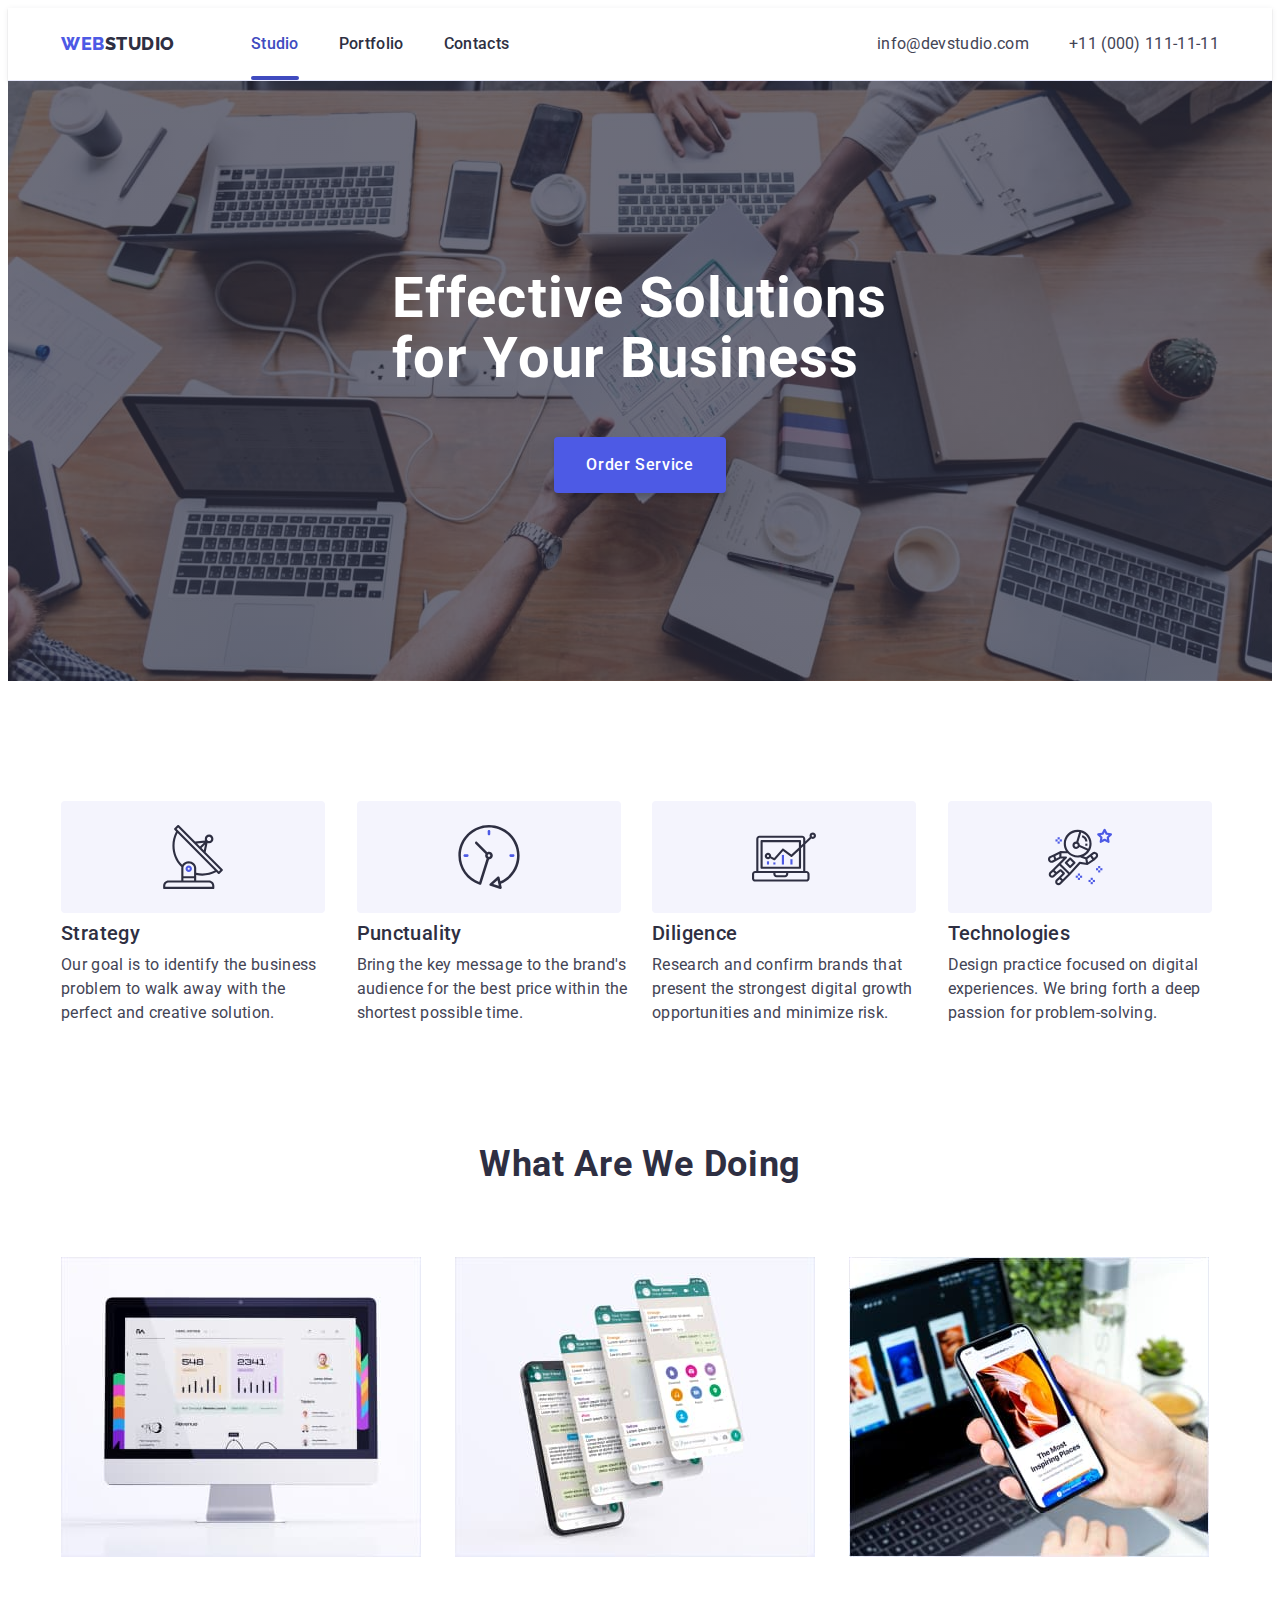
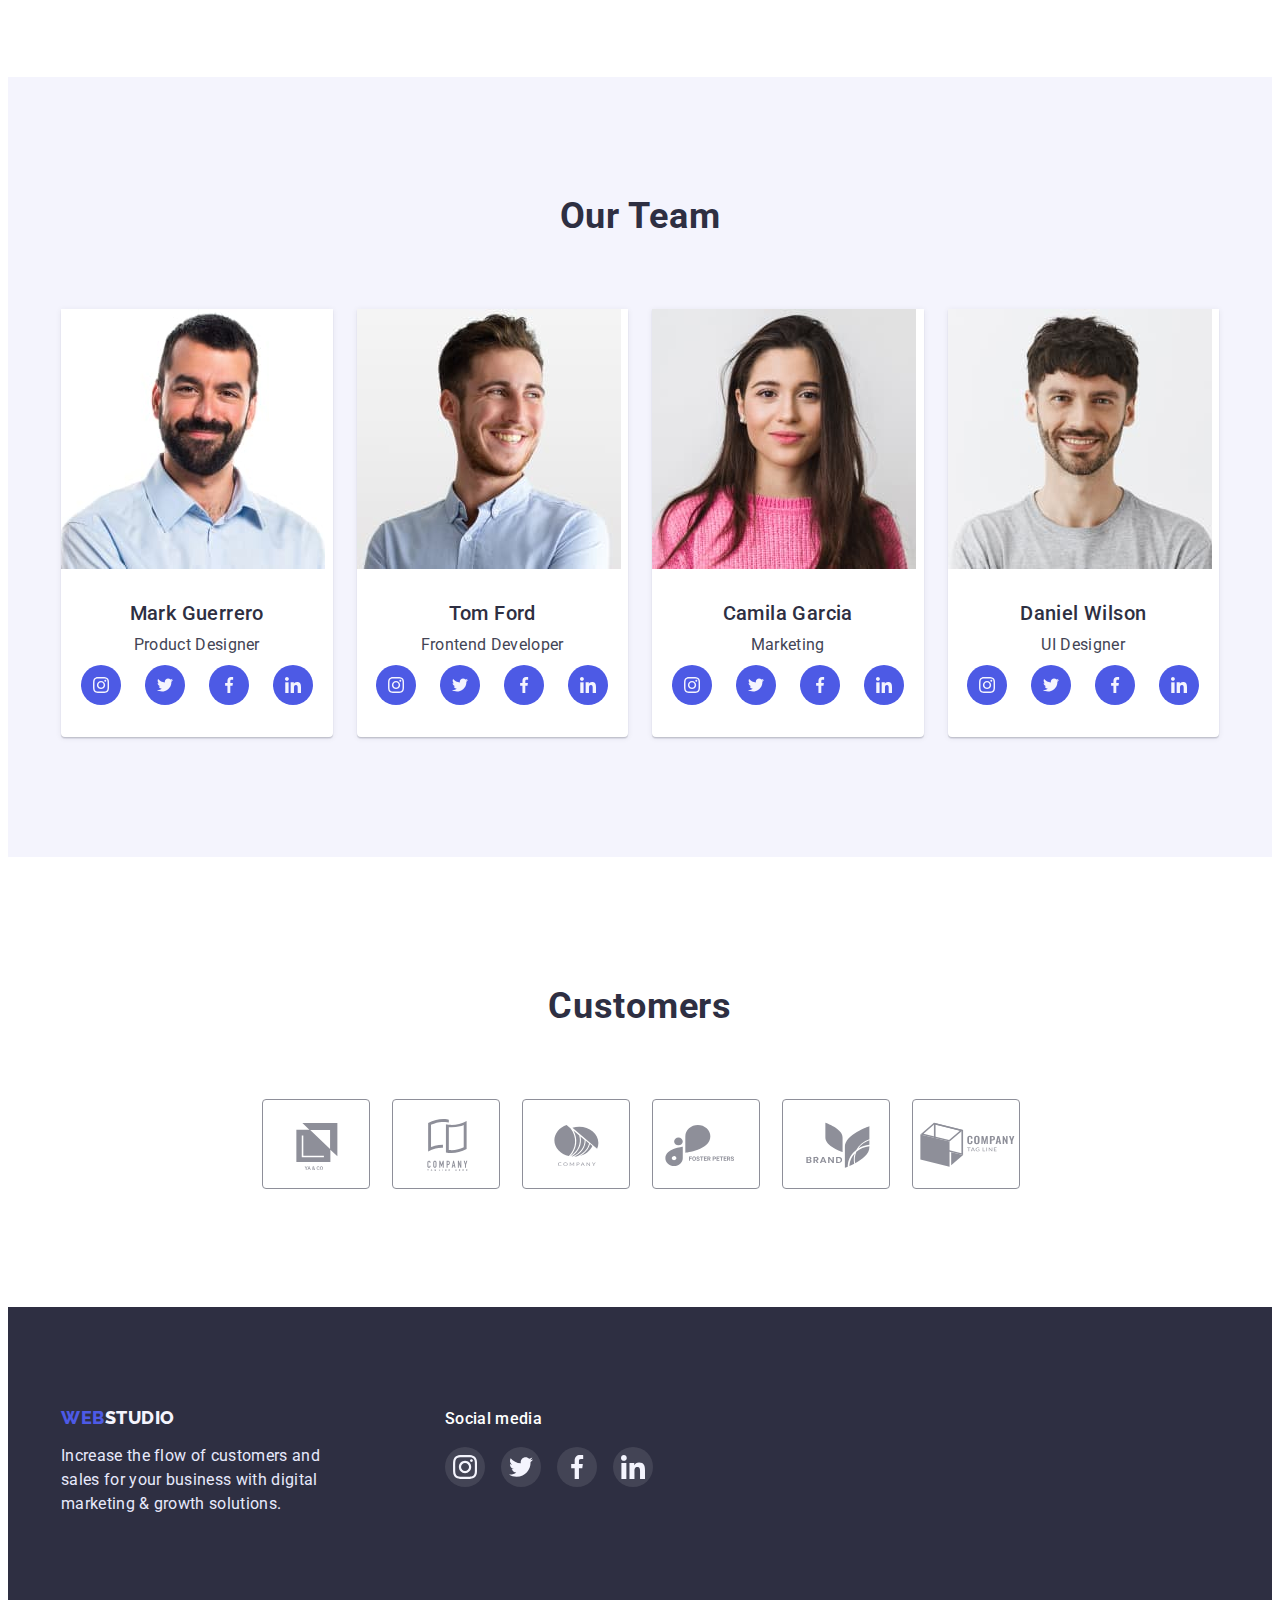
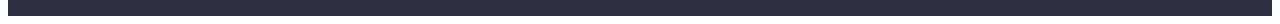
<file: index.html>
<!DOCTYPE html>
<html lang="en">
  <head>
    <meta charset="UTF-8" />
    <meta http-equiv="X-UA-Compatible" content="IE=edge" />
    <meta name="viewport" content="width=device-width, initial-scale=1.0" />
    <title>Webstudio</title>
    <link rel="preconnect" href="https://fonts.googleapis.com" />
    <link rel="preconnect" href="https://fonts.gstatic.com" crossorigin />
    <link
      href="https://fonts.googleapis.com/css2?family=Raleway:wght@800&family=Roboto:wght@400;500;700;900&display=swap"
      rel="stylesheet"
    />
    <link
      rel="stylesheet"
      href="https://cdnjs.cloudflare.com/ajax/libs/modern-normalize/1.1.0/modern-normalize.min.css"
      integrity="sha512-wpPYUAdjBVSE4KJnH1VR1HeZfpl1ub8YT/NKx4PuQ5NmX2tKuGu6U/JRp5y+Y8XG2tV+wKQpNHVUX03MfMFn9Q=="
      crossorigin="anonymous"
      referrerpolicy="no-referrer"
    />
    <link rel="stylesheet" href="./css/styles.css" />
  </head>
  <body>
    <!--======================== HEADER ===========================================-->
    <header class="header">
      <div class="container header-container">
        <nav class="header-nav">
          <a class="header-logo link" href="./index.html"
            >Web <span class="header-studio">Studio</span></a
          >
          <ul class="header-list list">
            <li class="header-item">
              <a class="header-link link current" href="./index.html">Studio</a>
            </li>
            <li class="header-item">
              <a class="header-link link" href="./portfolio.html">Portfolio</a>
            </li>
            <li class="header-item">
              <a class="header-link link" href="">Contacts</a>
            </li>
          </ul>
        </nav>
        <address class="header-address">
          <ul class="header-contacts-list list">
            <li class="header-contacts-item">
              <a class="header-contacts link" href="mailto:info@devstudio.com"
                >info@devstudio.com</a
              >
            </li>
            <li class="header-contacts-item">
              <a class="header-contacts link" href="tel:+110001111111"
                >+11 (000) 111-11-11</a
              >
            </li>
          </ul>
        </address>
      </div>
    </header>
    <main>
      <!--======================== HERO ===========================================-->
      <section class="hero section">
        <div class="container">
          <h1 class="hero-title">Effective Solutions for Your Business</h1>
          <button class="hero-btn" type="button" data-modal-open>
            Order Service
          </button>
        </div>
      </section>
      <!--======================== FEATURES ===========================================-->
      <section class="features section">
        <div class="container">
          <h2 class="features-title" hidden>Our features</h2>
          <ul class="features-list list">
            <li class="features-item">
              <div class="features-icon">
                <svg class="icon-point" width="64" height="64">
                  <use href="./images/sprite.svg#icon-antenna"></use>
                </svg>
              </div>
              <h3 class="features-name">Strategy</h3>
              <p class="features-description">
                Our goal is to identify the business problem to walk away with
                the perfect and creative solution.
              </p>
            </li>
            <li class="features-item">
              <div class="features-icon">
                <svg class="icon-point" width="64" height="64">
                  <use href="./images/sprite.svg#icon-clock"></use>
                </svg>
              </div>
              <h3 class="features-name">Punctuality</h3>
              <p class="features-description">
                Bring the key message to the brand's audience for the best price
                within the shortest possible time.
              </p>
            </li>
            <li class="features-item">
              <div class="features-icon">
                <svg class="icon-point" width="64" height="64">
                  <use href="./images/sprite.svg#icon-diagram"></use>
                </svg>
              </div>
              <h3 class="features-name">Diligence</h3>
              <p class="features-description">
                Research and confirm brands that present the strongest digital
                growth opportunities and minimize risk.
              </p>
            </li>
            <li class="features-item">
              <div class="features-icon">
                <svg class="icon-point" width="64" height="64">
                  <use href="./images/sprite.svg#icon-astronaut"></use>
                </svg>
              </div>
              <h3 class="features-name">Technologies</h3>
              <p class="features-description">
                Design practice focused on digital experiences. We bring forth a
                deep passion for problem-solving.
              </p>
            </li>
          </ul>
        </div>
      </section>
      <!--======================== WHAT ARE WE DOING? ===========================================-->
      <section class="gallery section">
        <div class="container">
          <h2 class="gallery-title">What are we doing</h2>
          <ul class="gallery-list list">
            <li class="gallery-item">
              <img
                src="./images/img/img1.jpg"
                alt="photo of computer"
                width="360"
                height="300"
              />
            </li>
            <li class="gallery-item">
              <img
                src="./images/img/img2.jpg"
                alt="photo of phone"
                width="360"
                height="300"
              />
            </li>
            <li class="gallery-item">
              <img
                src="./images/img/img3.jpg"
                alt="photo of laptop and phone"
                width="360"
                height="300"
              />
            </li>
          </ul>
        </div>
      </section>
      <!--======================== OUR TEAM===========================================-->
      <section class="team section">
        <div class="container">
          <h2 class="team-title">Our Team</h2>
          <ul class="team-list list">
            <li class="team-item">
              <img
                src="./images/team/team1.jpg"
                alt="worker 1"
                width="264"
                height="260"
              />
              <div class="team-description-item">
                <h3 class="team-name">Mark Guerrero</h3>
                <p class="team-description">Product Designer</p>
                <ul class="social-list list">
                  <li class="social-list-item">
                    <a href="" class="social-list-link">
                      <svg class="social-list-icon" width="16" height="16">
                        <use href="./images/sprite.svg#icon-instagram"></use>
                      </svg>
                    </a>
                  </li>
                  <li class="social-list-item">
                    <a href="" class="social-list-link">
                      <svg class="social-list-icon" width="16" height="16">
                        <use href="./images/sprite.svg#icon-twitter"></use>
                      </svg>
                    </a>
                  </li>
                  <li class="social-list-item">
                    <a href="" class="social-list-link">
                      <svg class="social-list-icon" width="16" height="16">
                        <use href="./images/sprite.svg#icon-facebook"></use>
                      </svg>
                    </a>
                  </li>
                  <li class="social-list-item">
                    <a href="" class="social-list-link">
                      <svg class="social-list-icon" width="16" height="16">
                        <use href="./images/sprite.svg#icon-linkedin"></use>
                      </svg>
                    </a>
                  </li>
                </ul>
              </div>
            </li>
            <li class="team-item">
              <img
                src="./images/team/team2.jpg"
                alt="worker 2"
                width="264"
                height="260"
              />
              <div class="team-description-item">
                <h3 class="team-name">Tom Ford</h3>
                <p class="team-description">Frontend Developer</p>
                <ul class="social-list list">
                  <li class="social-list-item">
                    <a href="" class="social-list-link">
                      <svg class="social-list-icon" width="16" height="16">
                        <use href="./images/sprite.svg#icon-instagram"></use>
                      </svg>
                    </a>
                  </li>
                  <li class="social-list-item">
                    <a href="" class="social-list-link">
                      <svg class="social-list-icon" width="16" height="16">
                        <use href="./images/sprite.svg#icon-twitter"></use>
                      </svg>
                    </a>
                  </li>
                  <li class="social-list-item">
                    <a href="" class="social-list-link">
                      <svg class="social-list-icon" width="16" height="16">
                        <use href="./images/sprite.svg#icon-facebook"></use>
                      </svg>
                    </a>
                  </li>
                  <li class="social-list-item">
                    <a href="" class="social-list-link">
                      <svg class="social-list-icon" width="16" height="16">
                        <use href="./images/sprite.svg#icon-linkedin"></use>
                      </svg>
                    </a>
                  </li>
                </ul>
              </div>
            </li>
            <li class="team-item">
              <img
                src="./images/team/team3.jpg"
                alt="worker 3"
                width="264"
                height="260"
              />
              <div class="team-description-item">
                <h3 class="team-name">Camila Garcia</h3>
                <p class="team-description">Marketing</p>
                <ul class="social-list list">
                  <li class="social-list-item">
                    <a href="" class="social-list-link">
                      <svg class="social-list-icon" width="16" height="16">
                        <use href="./images/sprite.svg#icon-instagram"></use>
                      </svg>
                    </a>
                  </li>
                  <li class="social-list-item">
                    <a href="" class="social-list-link">
                      <svg class="social-list-icon" width="16" height="16">
                        <use href="./images/sprite.svg#icon-twitter"></use>
                      </svg>
                    </a>
                  </li>
                  <li class="social-list-item">
                    <a href="" class="social-list-link">
                      <svg class="social-list-icon" width="16" height="16">
                        <use href="./images/sprite.svg#icon-facebook"></use>
                      </svg>
                    </a>
                  </li>
                  <li class="social-list-item">
                    <a href="" class="social-list-link">
                      <svg class="social-list-icon" width="16" height="16">
                        <use href="./images/sprite.svg#icon-linkedin"></use>
                      </svg>
                    </a>
                  </li>
                </ul>
              </div>
            </li>
            <li class="team-item">
              <img
                src="./images/team/team4.jpg"
                alt="worker 4"
                width="264"
                height="260"
              />
              <div class="team-description-item">
                <h3 class="team-name">Daniel Wilson</h3>
                <p class="team-description">UI Designer</p>
                <ul class="social-list list">
                  <li class="social-list-item">
                    <a href="" class="social-list-link">
                      <svg class="social-list-icon" width="16" height="16">
                        <use href="./images/sprite.svg#icon-instagram"></use>
                      </svg>
                    </a>
                  </li>
                  <li class="social-list-item">
                    <a href="" class="social-list-link">
                      <svg class="social-list-icon" width="16" height="16">
                        <use href="./images/sprite.svg#icon-twitter"></use>
                      </svg>
                    </a>
                  </li>
                  <li class="social-list-item">
                    <a href="" class="social-list-link">
                      <svg class="social-list-icon" width="16" height="16">
                        <use href="./images/sprite.svg#icon-facebook"></use>
                      </svg>
                    </a>
                  </li>
                  <li class="social-list-item">
                    <a href="" class="social-list-link">
                      <svg class="social-list-icon" width="16" height="16">
                        <use href="./images/sprite.svg#icon-linkedin"></use>
                      </svg>
                    </a>
                  </li>
                </ul>
              </div>
            </li>
          </ul>
        </div>
      </section>
      <!--====================== CUSTOMERS ========================================-->
      <section class="customers-section">
        <div class="container">
          <h2 class="customers-title">Customers</h2>
          <ul class="customers-list list">
            <li class="customers-list-item">
              <a href="" class="customers-list-link">
                <svg class="customers-list-icon" width="104" height="56">
                  <use href="./images/sprite.svg#icon-logo1"></use>
                </svg>
              </a>
            </li>
            <li class="customers-list-item">
              <a href="" class="customers-list-link">
                <svg class="customers-list-icon" width="104" height="56">
                  <use href="./images/sprite.svg#icon-logo2"></use>
                </svg>
              </a>
            </li>
            <li class="customers-list-item">
              <a href="" class="customers-list-link">
                <svg class="customers-list-icon" width="104" height="56">
                  <use href="./images/sprite.svg#icon-logo3"></use>
                </svg>
              </a>
            </li>
            <li class="customers-list-item">
              <a href="" class="customers-list-link">
                <svg class="customers-list-icon" width="104" height="56">
                  <use href="./images/sprite.svg#icon-logo4"></use>
                </svg>
              </a>
            </li>
            <li class="customers-list-item">
              <a href="" class="customers-list-link">
                <svg class="customers-list-icon" width="104" height="56">
                  <use href="./images/sprite.svg#icon-logo5"></use>
                </svg>
              </a>
            </li>
            <li class="customers-list-item">
              <a href="" class="customers-list-link">
                <svg class="customers-list-icon" width="104" height="56">
                  <use href="./images/sprite.svg#icon-logo6"></use>
                </svg>
              </a>
            </li>
          </ul>
        </div>
      </section>
    </main>
    <!--======================== FOOTER ===========================================-->
    <footer class="footer">
      <div class="container footer-common">
        <div class="footer-left-side">
          <a class="footer-logo link" href="./index.html"
            >Web<span class="footer-studio">Studio</span></a
          >
          <p class="footer-description">
            Increase the flow of customers and sales for your business with
            digital marketing & growth solutions.
          </p>
        </div>
        <div class="footer-right-side">
          <p class="media-title">Social media</p>
          <ul class="media-list list">
            <li class="media-list-item">
              <a href="" class="media-list-link">
                <svg class="media-list-icon" width="24" height="24">
                  <use href="./images/sprite.svg#icon-instagram"></use>
                </svg>
              </a>
            </li>
            <li class="media-list-item">
              <a href="" class="media-list-link">
                <svg class="media-list-icon" width="24" height="24">
                  <use href="./images/sprite.svg#icon-twitter"></use>
                </svg>
              </a>
            </li>
            <li class="media-list-item">
              <a href="" class="media-list-link">
                <svg class="media-list-icon" width="24" height="24">
                  <use href="./images/sprite.svg#icon-facebook"></use>
                </svg>
              </a>
            </li>
            <li class="media-list-item">
              <a href="" class="media-list-link">
                <svg class="media-list-icon" width="24" height="24">
                  <use href="./images/sprite.svg#icon-linkedin"></use>
                </svg>
              </a>
            </li>
          </ul>
        </div>
      </div>
    </footer>
    <div class="backdrop is-hidden" data-modal>
      <div class="modal">
        <button type="button" class="modal-close-btn" data-modal-close>
          <svg class="modal-close-btn-icon" width="8" height="8">
            <use href="./images/sprite.svg#icon-close-modal"></use>
          </svg>
        </button>
      </div>
    </div>
    <script src="./js/modal.js"></script>
  </body>
</html>
</file>
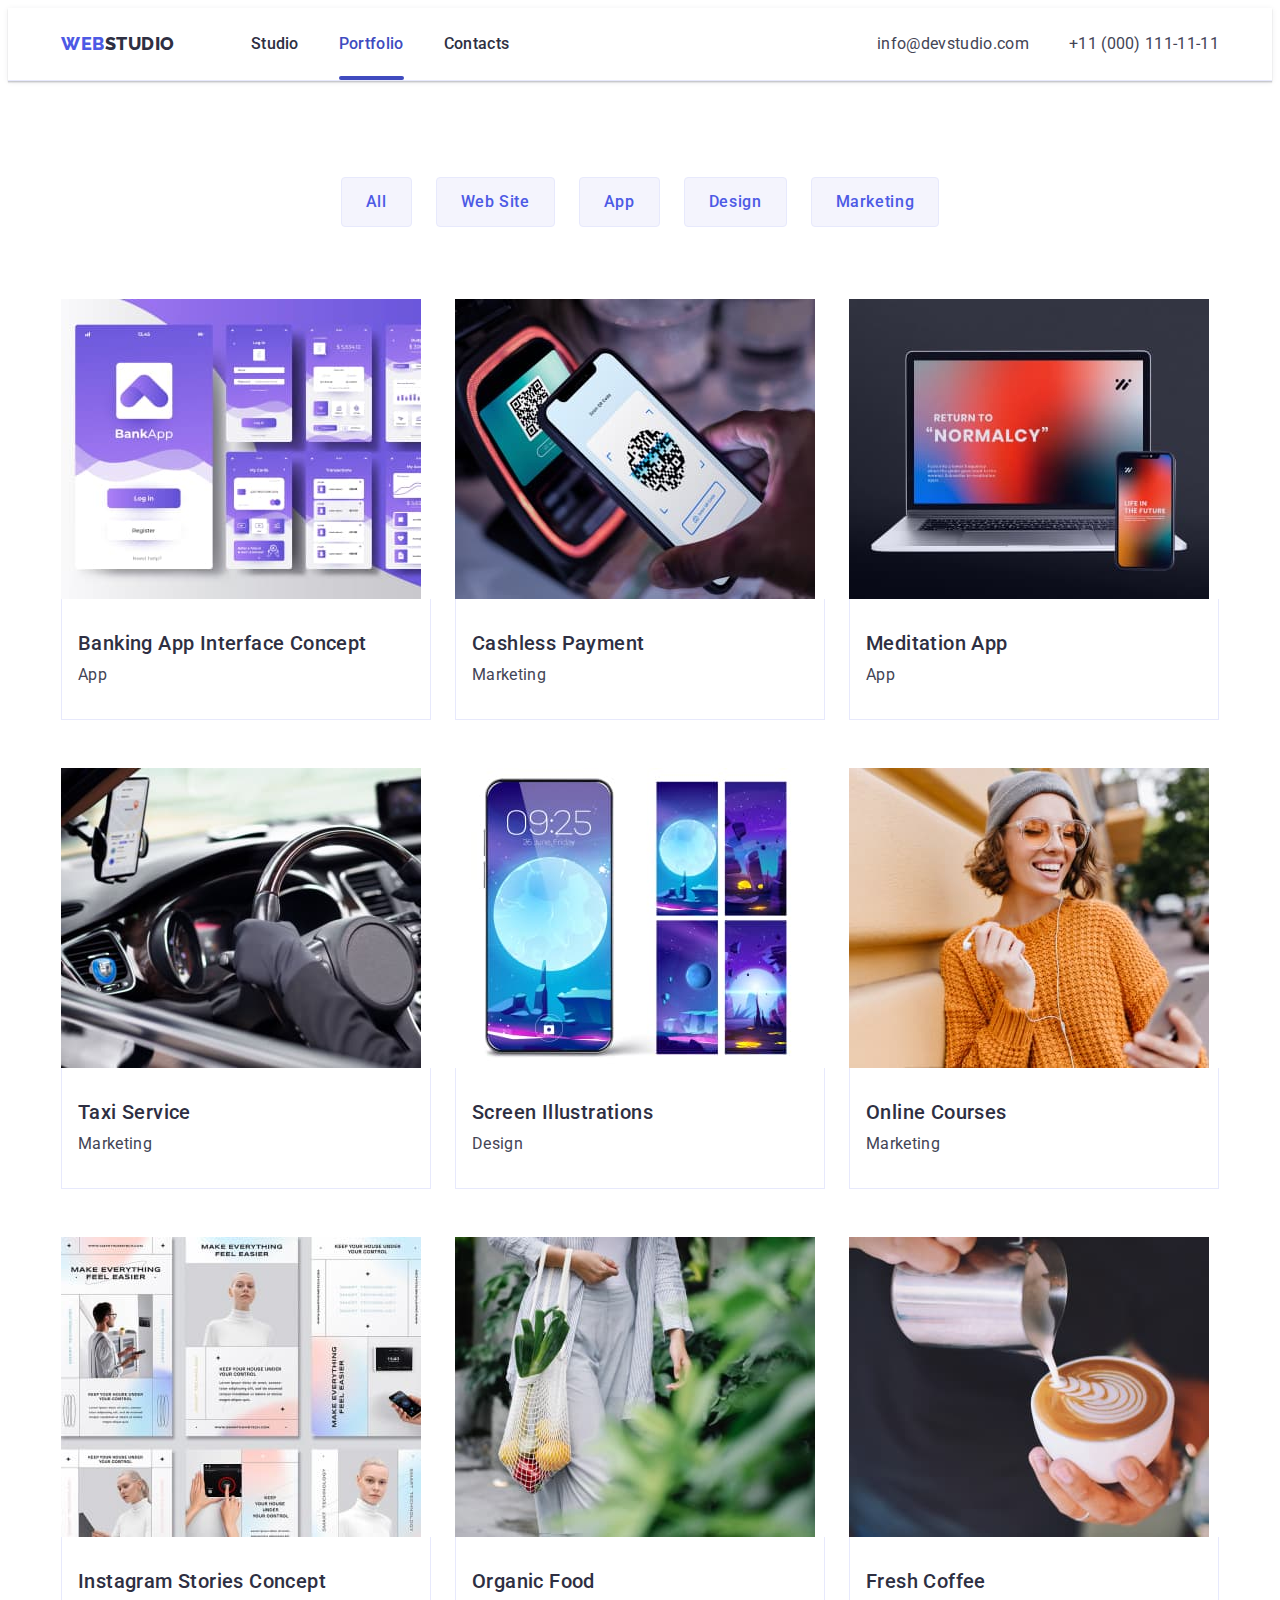
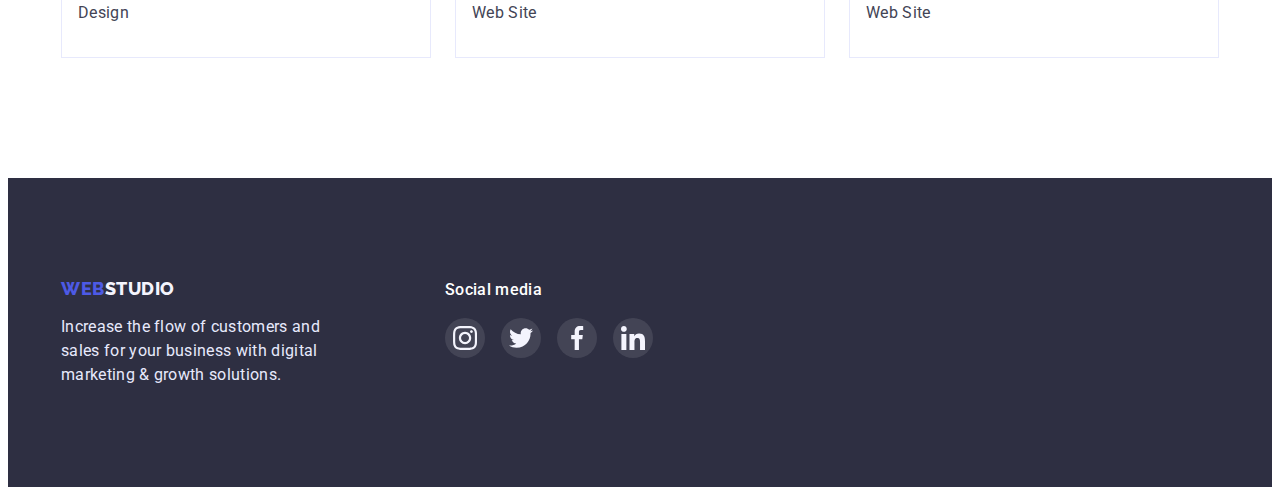
<file: portfolio.html>
<!DOCTYPE html>
<html lang="en">
  <head>
    <meta charset="UTF-8" />
    <meta http-equiv="X-UA-Compatible" content="IE=edge" />
    <meta name="viewport" content="width=device-width, initial-scale=1.0" />
    <title>Webstudio</title>
    <link rel="preconnect" href="https://fonts.googleapis.com" />
    <link rel="preconnect" href="https://fonts.gstatic.com" crossorigin />
    <link
      href="https://fonts.googleapis.com/css2?family=Raleway:wght@800&family=Roboto:wght@400;500;700;900&display=swap"
      rel="stylesheet"
    />
    <link
      rel="stylesheet"
      href="https://cdnjs.cloudflare.com/ajax/libs/modern-normalize/1.1.0/modern-normalize.min.css"
      integrity="sha512-wpPYUAdjBVSE4KJnH1VR1HeZfpl1ub8YT/NKx4PuQ5NmX2tKuGu6U/JRp5y+Y8XG2tV+wKQpNHVUX03MfMFn9Q=="
      crossorigin="anonymous"
      referrerpolicy="no-referrer"
    />
    <link rel="stylesheet" href="./css/styles.css" />
  </head>
  <body>
    <!--======================== HEADER ===========================================-->
    <header class="header">
      <div class="container header-container">
        <nav class="header-nav">
          <a class="header-logo link" href="./index.html"
            >Web<span class="header-studio">Studio</span></a
          >
          <ul class="header-list list">
            <li class="header-item">
              <a class="header-link link" href="./index.html">Studio</a>
            </li>
            <li class="header-item">
              <a class="header-link link current" href="">Portfolio</a>
            </li>
            <li class="header-item">
              <a class="header-link link" href="">Contacts</a>
            </li>
          </ul>
        </nav>
        <address class="header-address">
          <ul class="header-contacts-list list">
            <li class="header-contacts-item">
              <a class="header-contacts link" href="mailto:info@devstudio.com"
                >info@devstudio.com</a
              >
            </li>
            <li class="header-contacts-item">
              <a class="header-contacts link" href="tel:+110001111111"
                >+11 (000) 111-11-11</a
              >
            </li>
          </ul>
        </address>
      </div>
    </header>
    <main>
      <!--========================PORTFOLIO===========================================-->
      <section class="portfolio">
        <div class="container">
          <h1 class="portfolio-title" hidden>Portfolio</h1>
          <ul class="portfolio-list list">
            <li class="portfolio-item">
              <button class="portfolio-btn" type="button">All</button>
            </li>
            <li class="portfolio-item">
              <button class="portfolio-btn" type="button">Web Site</button>
            </li>
            <li class="portfolio-item">
              <button class="portfolio-btn" type="button">App</button>
            </li>
            <li class="portfolio-item">
              <button class="portfolio-btn" type="button">Design</button>
            </li>
            <li class="portfolio-item">
              <button class="portfolio-btn" type="button">Marketing</button>
            </li>
          </ul>
          <ul class="projects-list list">
            <li class="projects-item">
              <a class="projects-link link" href="">
                <div class="projects-link-img-wrapper">
                  <img
                    src="./images/projects/project1.jpg"
                    alt="project card 1"
                    width="360"
                    height="300"
                  />
                  <p class="overlay">
                    14 Stylish and User-Friendly App Design Concepts · Task
                    Manager App · Calorie Tracker App · Exotic Fruit Ecommerce
                    App · Cloud Storage App
                  </p>
                </div>
                <div class="projects-description-item">
                  <h2 class="projects-name">Banking App Interface Concept</h2>
                  <p class="projects-description">App</p>
                </div>
              </a>
            </li>
            <li class="projects-item">
              <a class="projects-link link" href="">
                <div class="projects-link-img-wrapper">
                  <img
                    src="./images/projects/project2.jpg"
                    alt="project card 2"
                    width="360"
                    height="300"
                  />
                  <p class="overlay">
                    14 Stylish and User-Friendly App Design Concepts · Task
                    Manager App · Calorie Tracker App · Exotic Fruit Ecommerce
                    App · Cloud Storage App
                  </p>
                </div>
                <div class="projects-description-item">
                  <h2 class="projects-name">Cashless Payment</h2>
                  <p class="projects-description">Marketing</p>
                </div>
              </a>
            </li>
            <li class="projects-item">
              <a class="projects-link link" href="">
                <div class="projects-link-img-wrapper">
                  <img
                    src="./images/projects/project3.jpg"
                    alt="project card 3"
                    width="360"
                    height="300"
                  />
                  <p class="overlay">
                    14 Stylish and User-Friendly App Design Concepts · Task
                    Manager App · Calorie Tracker App · Exotic Fruit Ecommerce
                    App · Cloud Storage App
                  </p>
                </div>
                <div class="projects-description-item">
                  <h2 class="projects-name">Meditation App</h2>
                  <p class="projects-description">App</p>
                </div>
              </a>
            </li>
            <li class="projects-item">
              <a class="projects-link link" href="">
                <div class="projects-link-img-wrapper">
                  <img
                    src="./images/projects/project4.jpg"
                    alt="project card 4"
                    width="360"
                    height="300"
                  />
                  <p class="overlay">
                    14 Stylish and User-Friendly App Design Concepts · Task
                    Manager App · Calorie Tracker App · Exotic Fruit Ecommerce
                    App · Cloud Storage App
                  </p>
                </div>
                <div class="projects-description-item">
                  <h2 class="projects-name">Taxi Service</h2>
                  <p class="projects-description">Marketing</p>
                </div>
              </a>
            </li>
            <li class="projects-item">
              <a class="projects-link link" href="">
                <div class="projects-link-img-wrapper">
                  <img
                    src="./images/projects/project5.jpg"
                    alt="project card 5"
                    width="360"
                    height="300"
                  />
                  <p class="overlay">
                    14 Stylish and User-Friendly App Design Concepts · Task
                    Manager App · Calorie Tracker App · Exotic Fruit Ecommerce
                    App · Cloud Storage App
                  </p>
                </div>
                <div class="projects-description-item">
                  <h2 class="projects-name">Screen Illustrations</h2>
                  <p class="projects-description">Design</p>
                </div>
              </a>
            </li>
            <li class="projects-item">
              <a class="projects-link link" href="">
                <div class="projects-link-img-wrapper">
                  <img
                    src="./images/projects/project6.jpg"
                    alt="project card 6"
                    width="360"
                    height="300"
                  />
                  <p class="overlay">
                    14 Stylish and User-Friendly App Design Concepts · Task
                    Manager App · Calorie Tracker App · Exotic Fruit Ecommerce
                    App · Cloud Storage App
                  </p>
                </div>
                <div class="projects-description-item">
                  <h2 class="projects-name">Online Courses</h2>
                  <p class="projects-description">Marketing</p>
                </div>
              </a>
            </li>
            <li class="projects-item">
              <a class="projects-link link" href="">
                <div class="projects-link-img-wrapper">
                  <img
                    src="./images/projects/project7.jpg"
                    alt="project card 7"
                    width="360"
                    height="300"
                  />
                  <p class="overlay">
                    14 Stylish and User-Friendly App Design Concepts · Task
                    Manager App · Calorie Tracker App · Exotic Fruit Ecommerce
                    App · Cloud Storage App
                  </p>
                </div>
                <div class="projects-description-item">
                  <h2 class="projects-name">Instagram Stories Concept</h2>
                  <p class="projects-description">Design</p>
                </div>
              </a>
            </li>
            <li class="projects-item">
              <a class="projects-link link" href="">
                <div class="projects-link-img-wrapper">
                  <img
                    src="./images/projects/project8.jpg"
                    alt="project card 8"
                    width="360"
                    height="300"
                  />
                  <p class="overlay">
                    14 Stylish and User-Friendly App Design Concepts · Task
                    Manager App · Calorie Tracker App · Exotic Fruit Ecommerce
                    App · Cloud Storage App
                  </p>
                </div>
                <div class="projects-description-item">
                  <h2 class="projects-name">Organic Food</h2>
                  <p class="projects-description">Web Site</p>
                </div>
              </a>
            </li>
            <li class="projects-item">
              <a class="projects-link link" href="">
                <div class="projects-link-img-wrapper">
                  <img
                    src="./images/projects/project9.jpg"
                    alt="project card 9"
                    width="360"
                    height="300"
                  />
                  <p class="overlay">
                    14 Stylish and User-Friendly App Design Concepts · Task
                    Manager App · Calorie Tracker App · Exotic Fruit Ecommerce
                    App · Cloud Storage App
                  </p>
                </div>
                <div class="projects-description-item">
                  <h2 class="projects-name">Fresh Coffee</h2>
                  <p class="projects-description">Web Site</p>
                </div>
              </a>
            </li>
          </ul>
        </div>
      </section>
    </main>
    <!--========================FOOTER===========================================-->
    <footer class="footer">
      <div class="container footer-common">
        <div class="footer-left-side">
          <a class="footer-logo link" href="./index.html"
            >Web<span class="footer-studio">Studio</span></a
          >
          <p class="footer-description">
            Increase the flow of customers and sales for your business with
            digital marketing & growth solutions.
          </p>
        </div>
        <div class="footer-right-side">
          <p class="media-title">Social media</p>
          <ul class="media-list list">
            <li class="media-list-item">
              <a href="" class="media-list-link">
                <svg class="media-list-icon" width="24" height="24">
                  <use href="./images/sprite.svg#icon-instagram"></use>
                </svg>
              </a>
            </li>
            <li class="media-list-item">
              <a href="" class="media-list-link">
                <svg class="media-list-icon" width="24" height="24">
                  <use href="./images/sprite.svg#icon-twitter"></use>
                </svg>
              </a>
            </li>
            <li class="media-list-item">
              <a href="" class="media-list-link">
                <svg class="media-list-icon" width="24" height="24">
                  <use href="./images/sprite.svg#icon-facebook"></use>
                </svg>
              </a>
            </li>
            <li class="media-list-item">
              <a href="" class="media-list-link">
                <svg class="media-list-icon" width="24" height="24">
                  <use href="./images/sprite.svg#icon-linkedin"></use>
                </svg>
              </a>
            </li>
          </ul>
        </div>
      </div>
    </footer>
  </body>
</html>
</file>
<file: css/styles.css>
:root {
  --main-text-color: #2e2f42;
  --second-text-color: #434455;
  --third-text-color: #ffffff;
  --fourth-text-color: #4d5ae5;
  --fifth-text-color: #f4f4fd;
  --sixth-text-color: #e7e9fc;
  --seventh-text-color: #404bbf;
  --main-background-color: #2e2f42;
  --second-background-color: #f4f4fd;
  --main-btn-color: #4d5ae5;
  --second-btn-color: #404bbf;
  --third-btn-color: #f4f4fd;
  --transition-dur-and-func: 250ms cubic-bezier(0.4, 0, 0.2, 1);
}

p,
h1,
h2,
h3,
h4,
h5,
h6 {
  margin: 0;
}

ul {
  padding-left: 0;
  margin: 0;
}

button {
  cursor: pointer;
}

body {
  font-family: "Roboto", sans-serif;
  color: var(--second-text-color);
}

img {
  display: block;
  max-width: 100%;
  height: auto;
}

.link {
  text-decoration: none;
}

.list {
  list-style: none;
}

.container {
  max-width: 1158px;
  padding-left: 15px;
  padding-right: 15px;
  margin: 0 auto;
}

.section {
  padding-top: 120px;
  padding-bottom: 120px;
}

/* ==============================HEADER======================== */
.header {
  padding-top: 24px;
  padding-bottom: 24px;
  border-bottom: 1px solid #e7e9fc;
  box-shadow: 0px 2px 1px rgba(46, 47, 66, 0.08),
    0px 1px 1px rgba(46, 47, 66, 0.16), 0px 1px 6px rgba(46, 47, 66, 0.08);
}
.header-container {
  display: flex;
}

.header-nav {
  display: flex;
  align-items: center;
  margin-right: auto;
}
.header-logo {
  font-family: "Raleway", sans-serif;
  font-weight: 800;
  font-size: 18px;
  line-height: 1.17;
  display: flex;
  align-items: center;
  letter-spacing: 0.03em;
  text-transform: uppercase;
  color: var(--fourth-text-color);
  margin-right: 76px;
}

.header-studio {
  color: var(--main-text-color);
}
.header-list {
  display: flex;
  gap: 40px;
}
.header-item {
}
.header-link {
  position: relative;
  font-weight: 500;
  font-size: 16px;
  line-height: 1.5;
  letter-spacing: 0.02em;
  color: var(--main-text-color);
  transition: color var(--transition-dur-and-func);
}

.header-link:hover,
.header-link:focus {
  color: var(--seventh-text-color);
}

.header-link.current {
  color: var(--seventh-text-color);
}

.header-link.current::after {
  position: absolute;
  content: "";
  display: inline-block;
  width: 100%;
  height: 4px;
  left: 0;
  top: 42px;
  background-color: #404bbf;
  border-radius: 2px;
}

.header-address {
  font-style: normal;
}

.header-contacts-list {
  display: flex;
  gap: 40px;
}
.header-contacts-item {
}
.header-contacts {
  font-weight: 400;
  font-size: 16px;
  line-height: 1.5;
  letter-spacing: 0.02em;
  color: var(--second-text-color);
  transition: color var(--transition-dur-and-func);
}

.header-contacts:hover,
.header-contacts:focus {
  color: var(--seventh-text-color);
}

/* ==============================HERO======================== */
.hero {
  margin: 0 auto;
  padding-top: 188px;
  padding-bottom: 188px;
  background-image: linear-gradient(
      rgba(46, 47, 66, 0.7),
      rgba(46, 47, 66, 0.7)
    ),
    url(../images/hero/bg.jpg);
  background-size: cover;
  background-repeat: no-repeat;
  background-position: center;
  background-color: rgba(46, 47, 66, 0.7);
  max-width: 1440px;
}

.hero-title {
  font-size: 56px;
  line-height: 1.07;
  letter-spacing: 0.02em;
  color: var(--third-text-color);
  max-width: 496px;
  margin: 0 auto;
  margin-bottom: 48px;
}

.hero-btn {
  min-width: 169px;
  height: 56px;
  font-family: inherit;
  font-weight: 500;
  font-size: 16px;
  line-height: 1.5;
  letter-spacing: 0.04em;
  color: var(--third-text-color);
  background-color: var(--main-btn-color);
  border-radius: 4px;
  display: block;
  margin: 0 auto;
  border: none;
  padding: 16px 32px;
  box-shadow: 0px 4px 4px rgba(0, 0, 0, 0.15);
  transition: background-color var(--transition-dur-and-func),
    box-shadow var(--transition-dur-and-func);
}

.hero-btn:hover,
.hero-btn:focus {
  background-color: var(--second-btn-color);
  box-shadow: 0px 4px 4px rgba(0, 0, 0, 0.15);
}

/* ==============================FEATURES======================== */
.features {
}
.features-title {
}
.features-list {
  display: flex;
  gap: 24px;
}
.features-item {
  width: calc((100% - 72px) / 4);
}
.features-name {
  font-weight: 500;
  font-size: 20px;
  line-height: 1.2;
  letter-spacing: 0.02em;
  color: var(--main-text-color);
  margin-bottom: 8px;
}
.features-description {
  font-size: 16px;
  line-height: 1.5;
  letter-spacing: 0.02em;
  color: var(--second-text-color);
}

.features-icon-list {
  display: flex;
  justify-content: center;
  gap: 24px;
  margin-bottom: 8px;
}

.features-icon {
  display: flex;
  justify-content: center;
  align-items: center;
  width: 264px;
  height: 112px;
  background-color: #f4f4fd;
  border-radius: 4px;
  margin-bottom: 8px;
}

/* ==============================GALLERY======================== */
.gallery {
  padding-top: 0;
}
.gallery-title {
  font-size: 36px;
  line-height: 1.11;
  text-align: center;
  letter-spacing: 0.02em;
  text-transform: capitalize;
  color: var(--main-text-color);
}
.gallery-list {
  display: flex;
  gap: 24px;
  margin-top: 72px;
}
.gallery-item {
  width: calc((100% - 48px) / 3);
}

/* ==============================OUR TEAM======================== */
.team {
  background-color: var(--second-background-color);
}
.team-title {
  font-size: 36px;
  line-height: 1.11;
  text-align: center;
  letter-spacing: 0.02em;
  text-transform: capitalize;
  color: var(--main-text-color);
}
.team-list {
  display: flex;
  gap: 24px;
  margin-top: 72px;
}
.team-item {
  width: calc((100% - 72px) / 4);
  background-color: #ffffff;
  border-radius: 0px 0px 4px 4px;
  box-shadow: 0px 1px 6px rgba(46, 47, 66, 0.08),
    0px 1px 1px rgba(46, 47, 66, 0.16), 0px 2px 1px rgba(46, 47, 66, 0.08);
}
.team-name {
  font-weight: 500;
  font-size: 20px;
  line-height: 1.2;
  text-align: center;
  letter-spacing: 0.02em;
  color: var(--main-text-color);
  margin-bottom: 8px;
}

.team-description-item {
  padding: 32px 16px;
}

.team-description {
  font-size: 16px;
  line-height: 1.5;
  text-align: center;
  letter-spacing: 0.02em;
  color: var(--second-text-color);
  margin-bottom: 8px;
}

.social-list {
  display: flex;
  justify-content: center;
  gap: 24px;
}

.social-list-link {
  display: flex;
  justify-content: center;
  align-items: center;
  width: 40px;
  height: 40px;
  border-radius: 50%;
  background-color: #4d5ae5;
  transition: background-color var(--transition-dur-and-func);
}

.social-list-link:hover,
.social-list-link:focus {
  background-color: #404bbf;
}

.social-list-icon {
  fill: #f4f4fd;
}

/* ==============================CUSTOMERS===================== */

.customers-section {
  padding-top: 130px;
  padding-bottom: 120px;
}

.customers-title {
  font-weight: 700;
  font-size: 36px;
  line-height: 1.11;
  text-align: center;
  letter-spacing: 0.02em;
  text-transform: capitalize;
  color: var(--main-text-color);
  margin-bottom: 72px;
}

.customers-list {
  display: flex;
  justify-content: center;
  gap: 24px;
}

.customers-list-item {
  width: calc((100% -120px) / 6);
  height: 88px;
}

.customers-list-link {
  display: flex;
  justify-content: center;
  align-items: center;
  width: 100%;
  height: 100%;
  fill: #8e8f99;
  border: 1px solid #8e8f99;
  border-radius: 4px;
  transition: fill var(--transition-dur-and-func),
    border var(--transition-dur-and-func);
}

.customers-list-link:hover,
.customers-list-link:focus {
  fill: #404bbf;
  border: 1px solid #404bbf;
}

/* ==============================FOOTER======================== */
.footer {
  background-color: var(--main-background-color);
  padding-top: 100px;
  padding-bottom: 100px;
}

.container.footer-common {
  display: flex;
}

.footer-description {
  font-size: 16px;
  line-height: 1.5;
  letter-spacing: 0.02em;
  color: var(--sixth-text-color);
  max-width: 264px;
  margin-top: 16px;
}

.footer-logo {
  font-family: "Raleway", sans-serif;
  font-weight: 800;
  font-size: 18px;
  line-height: 1.17;
  letter-spacing: 0.03em;
  text-transform: uppercase;
  color: var(--fourth-text-color);
}
.footer-studio {
  color: var(--fifth-text-color);
}

.media-title {
  font-weight: 500;
  font-size: 16px;
  line-height: 1.5;
  letter-spacing: 0.02em;
  color: #ffffff;
  margin-bottom: 16px;
}

.media-list {
  display: flex;
  justify-content: center;
  gap: 16px;
}

.media-list-link {
  display: flex;
  justify-content: center;
  align-items: center;
  width: 40px;
  height: 40px;
  fill: #f4f4fd;
  background-color: rgba(255, 255, 255, 0.1);
  border-radius: 50%;
  transition: background-color var(--transition-dur-and-func);
}

.media-list-link:hover,
.media-list-link:focus {
  background-color: #31d0aa;
}

.footer-media {
}

.footer-right-side {
}

.footer-left-side {
  margin-right: 120px;
}

/* ==============================PORTFOLIO======================== */
.portfolio {
  padding-top: 96px;
  padding-bottom: 120px;
}

.portfolio-title {
}
.portfolio-list {
  display: flex;
  justify-content: center;
  gap: 24px;
  margin-bottom: 72px;
}
.portfolio-item {
}

.portfolio-btn {
  font-family: inherit;
  font-weight: 500;
  font-size: 16px;
  line-height: 1.5;
  display: flex;
  align-items: center;
  text-align: center;
  letter-spacing: 0.04em;
  color: var(--fourth-text-color);
  background-color: var(--third-btn-color);
  border: 1px solid #e7e9fc;
  border-radius: 4px;
  padding: 12px 24px;
  transition: color var(--transition-dur-and-func),
    background-color var(--transition-dur-and-func),
    border-color var(--transition-dur-and-func),
    box-shadow var(--transition-dur-and-func);
}

.portfolio-btn:hover,
.portfolio-btn:focus {
  color: var(--third-text-color);
  background-color: var(--second-btn-color);
  border-color: transparent;
  box-shadow: 0px 3px 1px rgba(0, 0, 0, 0.1), 0px 2px 1px rgba(0, 0, 0, 0.08),
    0px 2px 2px rgba(0, 0, 0, 0.12);
}

.projects-list {
  display: flex;
  flex-wrap: wrap;
  gap: 48px 24px;
}
.projects-item {
  width: calc((100% - 48px) / 3);
}

.projects-link:hover .overlay,
.projects-link:focus .overlay {
  transform: translate(0, 0);
}

.projects-link:hover,
.projects-link:focus {
  box-shadow: 0px 1px 6px rgba(46, 47, 66, 0.08),
    0px 1px 1px rgba(46, 47, 66, 0.16), 0px 2px 1px rgba(46, 47, 66, 0.08);
}

.projects-link {
  display: block;
  text-decoration: none;
  transition: box-shadow var(--transition-dur-and-func);
}

.projects-name {
  font-weight: 500;
  font-size: 20px;
  line-height: 1.2;
  letter-spacing: 0.02em;
  color: var(--main-text-color);
  margin-bottom: 8px;
}

.projects-link-img-wrapper {
  position: relative;
  overflow: hidden;
}

.overlay {
  position: absolute;
  left: 0;
  top: 0;
  width: 100%;
  height: 100%;
  overflow: auto;
  transform: translate(0, 100%);
  font-size: 16px;
  padding: 40px 32px;
  line-height: 1.5;
  letter-spacing: 0.02em;
  color: var(--fifth-text-color);
  background-color: #4d5ae5;
  background-blend-mode: soft-light;
  mix-blend-mode: normal;
  transition: transform var(--transition-dur-and-func);
}

.projects-description-item {
  padding: 32px 16px;
  border: 1px solid #e7e9fc;
  border-top: none;
}

.projects-description {
  font-size: 16px;
  line-height: 1.5;
  letter-spacing: 0.02em;
  color: var(--second-text-color);
}

/* ==============================MODAL WINDOW======================== */
.backdrop {
  position: fixed;
  top: 0;
  left: 0;
  z-index: 100;
  width: 100%;
  height: 100%;
  background-color: rgba(46, 47, 66, 0.4);
  transition: opacity var(--transition-dur-and-func),
    visibility var(--transition-dur-and-func);
}

.backdrop.is-hidden {
  opacity: 0;
  visibility: hidden;
  pointer-events: none;
}

.modal {
  position: absolute;
  top: 50%;
  left: 50%;
  transform: translate(-50%, -50%);
  width: 408px;
  height: 576px;
  background-color: #fcfcfc;
  box-shadow: 0px 1px 1px rgba(0, 0, 0, 0.14), 0px 1px 3px rgba(0, 0, 0, 0.12),
    0px 2px 1px rgba(0, 0, 0, 0.2);
  border-radius: 4px;
}

.modal-close-btn {
  position: absolute;
  top: 24px;
  right: 24px;
  display: flex;
  justify-content: center;
  align-items: center;
  width: 24px;
  height: 24px;
  background-color: #e7e9fc;
  border: 1px solid rgba(0, 0, 0, 0.1);
  border-radius: 50%;
  padding: 0;
  transition: background-color var(--transition-dur-and-func);
}

.modal-close-btn:hover,
.modal-close-btn:focus {
  background-color: #404bbf;
}

.modal-close-btn-icon {
  transition: fill var(--transition-dur-and-func);
}

.modal-close-btn:hover .modal-close-btn-icon,
.modal-close-btn:focus .modal-close-btn-icon {
  fill: #ffffff;
}
</file>
